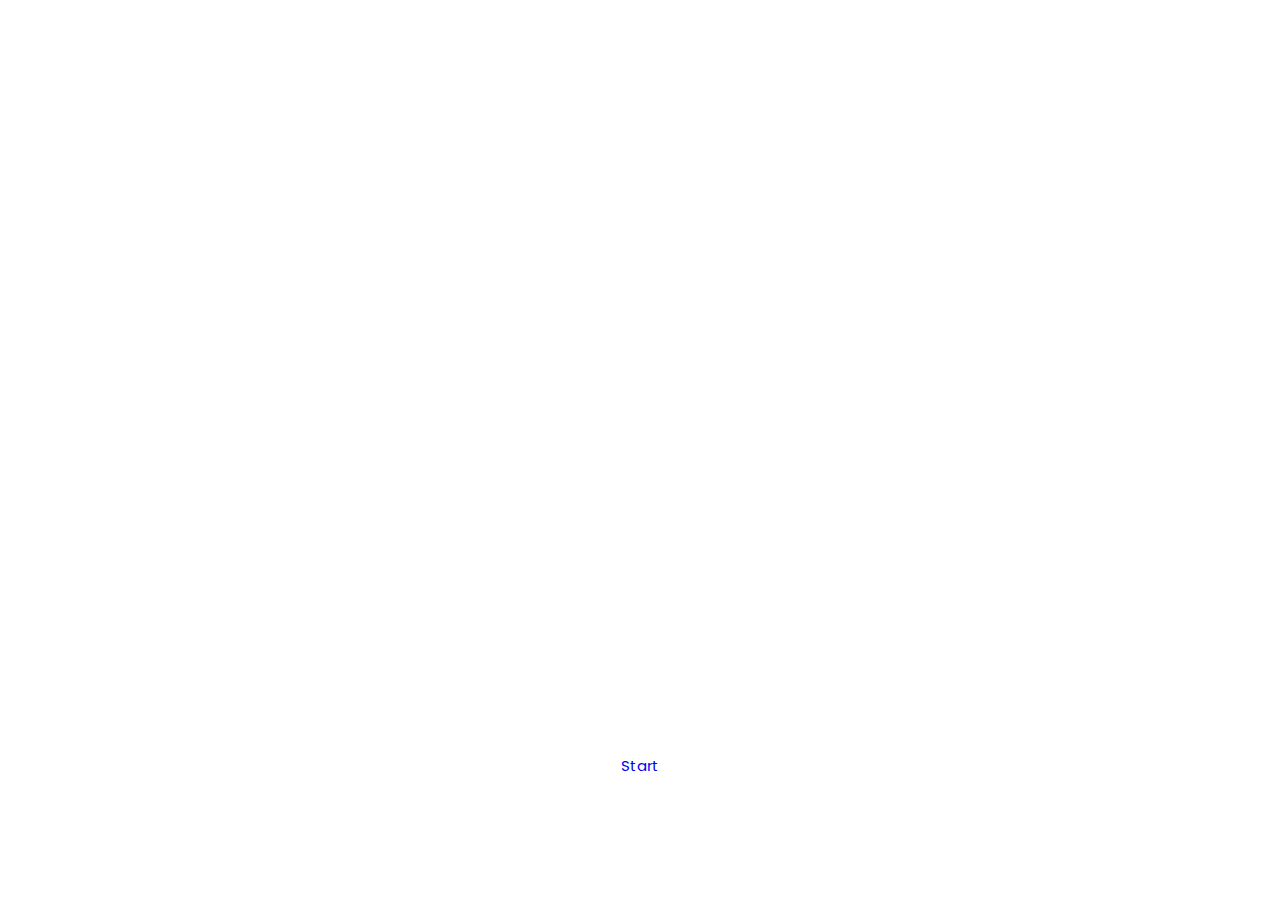
<file: Comic/index.html>
<!--Index Pagex -->
<!DOCTYPE html>
<html>
<head>
    <meta charset="UTF-8">
    <meta http-equiv="X-UA-Compatible" content="IE=edge">
    <meta name="viewport" content="width=device-width, initial-scale=1.0">
    <title>Background Video</title>
    <link href="style.css" rel="stylesheet">
</head>
<body>
    <!--Container div -->
    <div class="container">
        <section id="start-page">
            <audio autoplay loop>
                <source src="audio/bgsound.mp3" type="audio/mpeg">
                <!-- If the browser doesn't support MP3 format, you can provide alternative sources here -->
            </audio>
            <!--back ground video-->
            <div class="video-container">
                <video id="background-video" autoplay muted loop>
                    <source src="video/titlepanel.mp4" type="video/mp4">
                    <!-- If the browser doesn't support MP4 format, you can provide alternative sources here -->
                </video>
            </div>
            <!--Content-->
            <div class="content">
                <h1 >BOREDOM TO ADVENTURE: <br> A CHOOSE-YOUR-OWN JOURNEY THROUGH TIME</h1>
            </div>
            <!--Start button-->
            <div class="button">
                <a id="start-button" href="warm-up.html" class="name button">Start</a>
            </div>
        </section>
    </div>
</body>
</html>
</file>
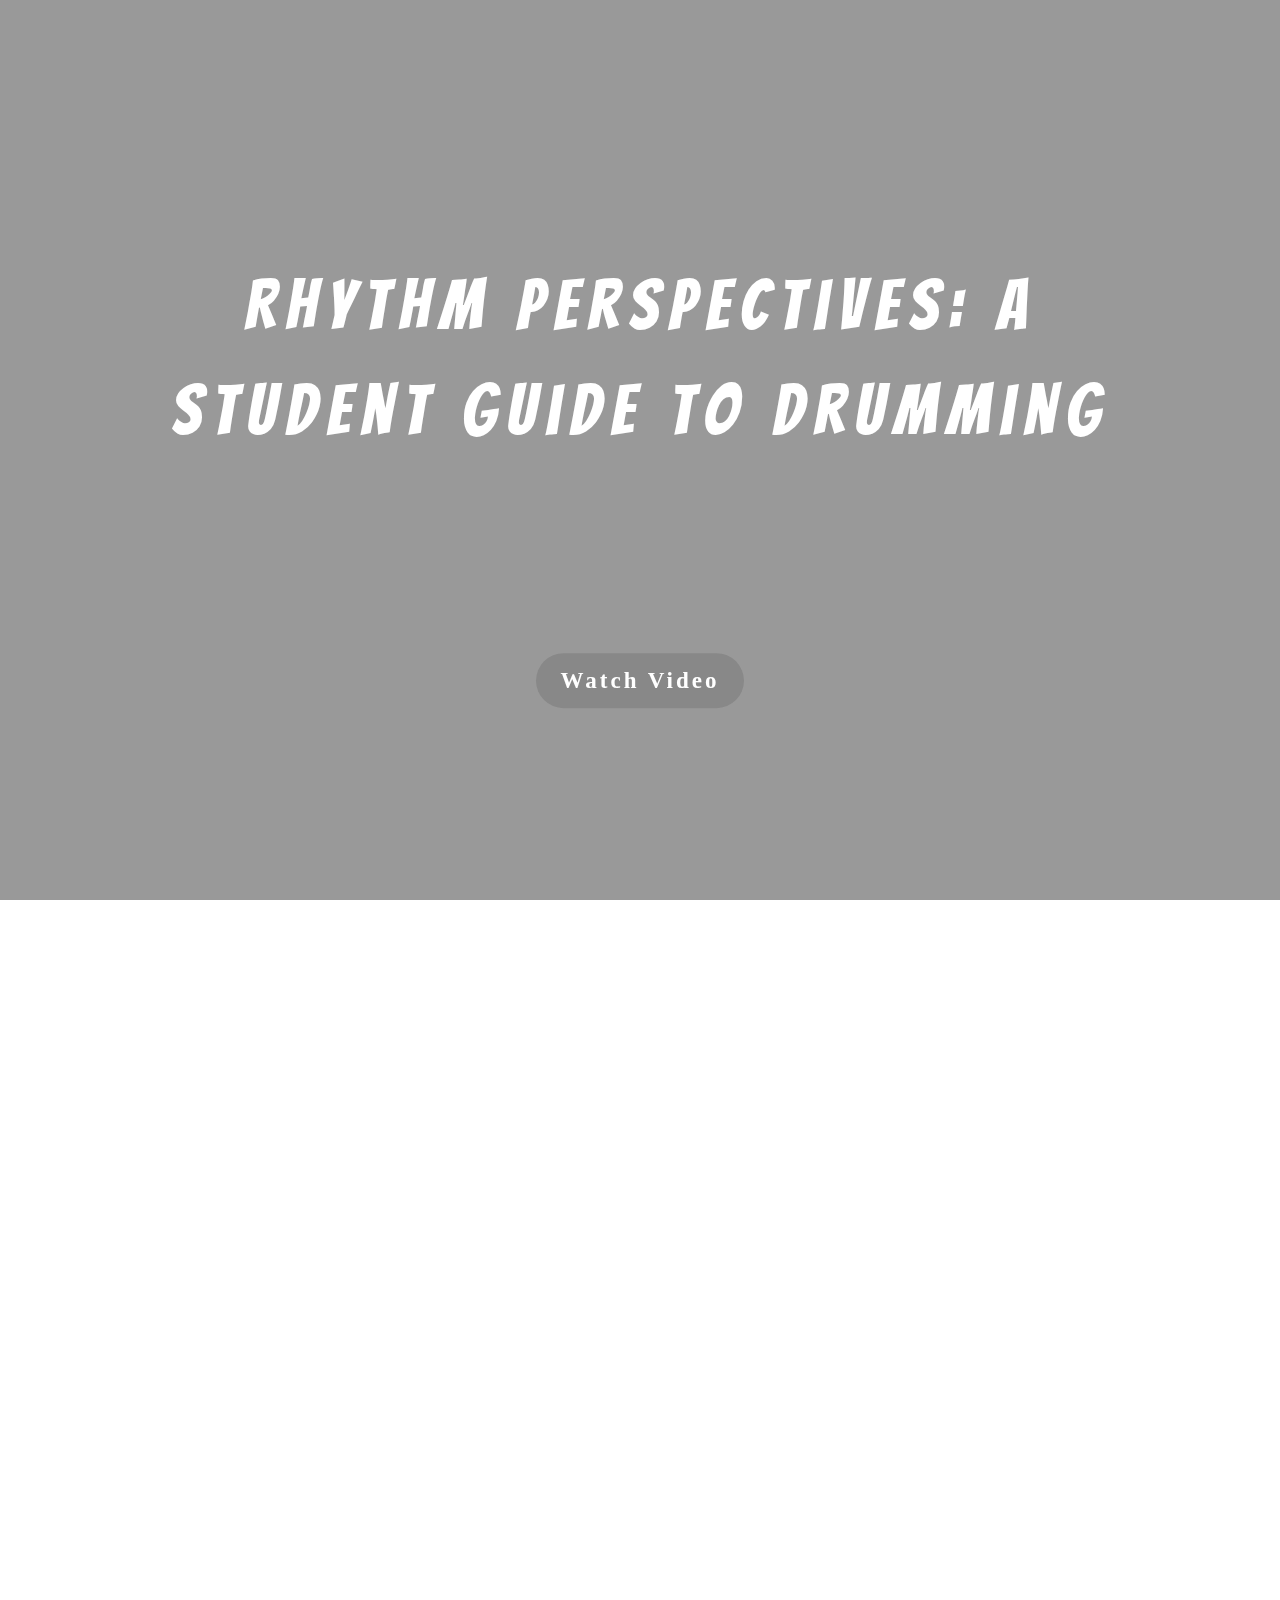
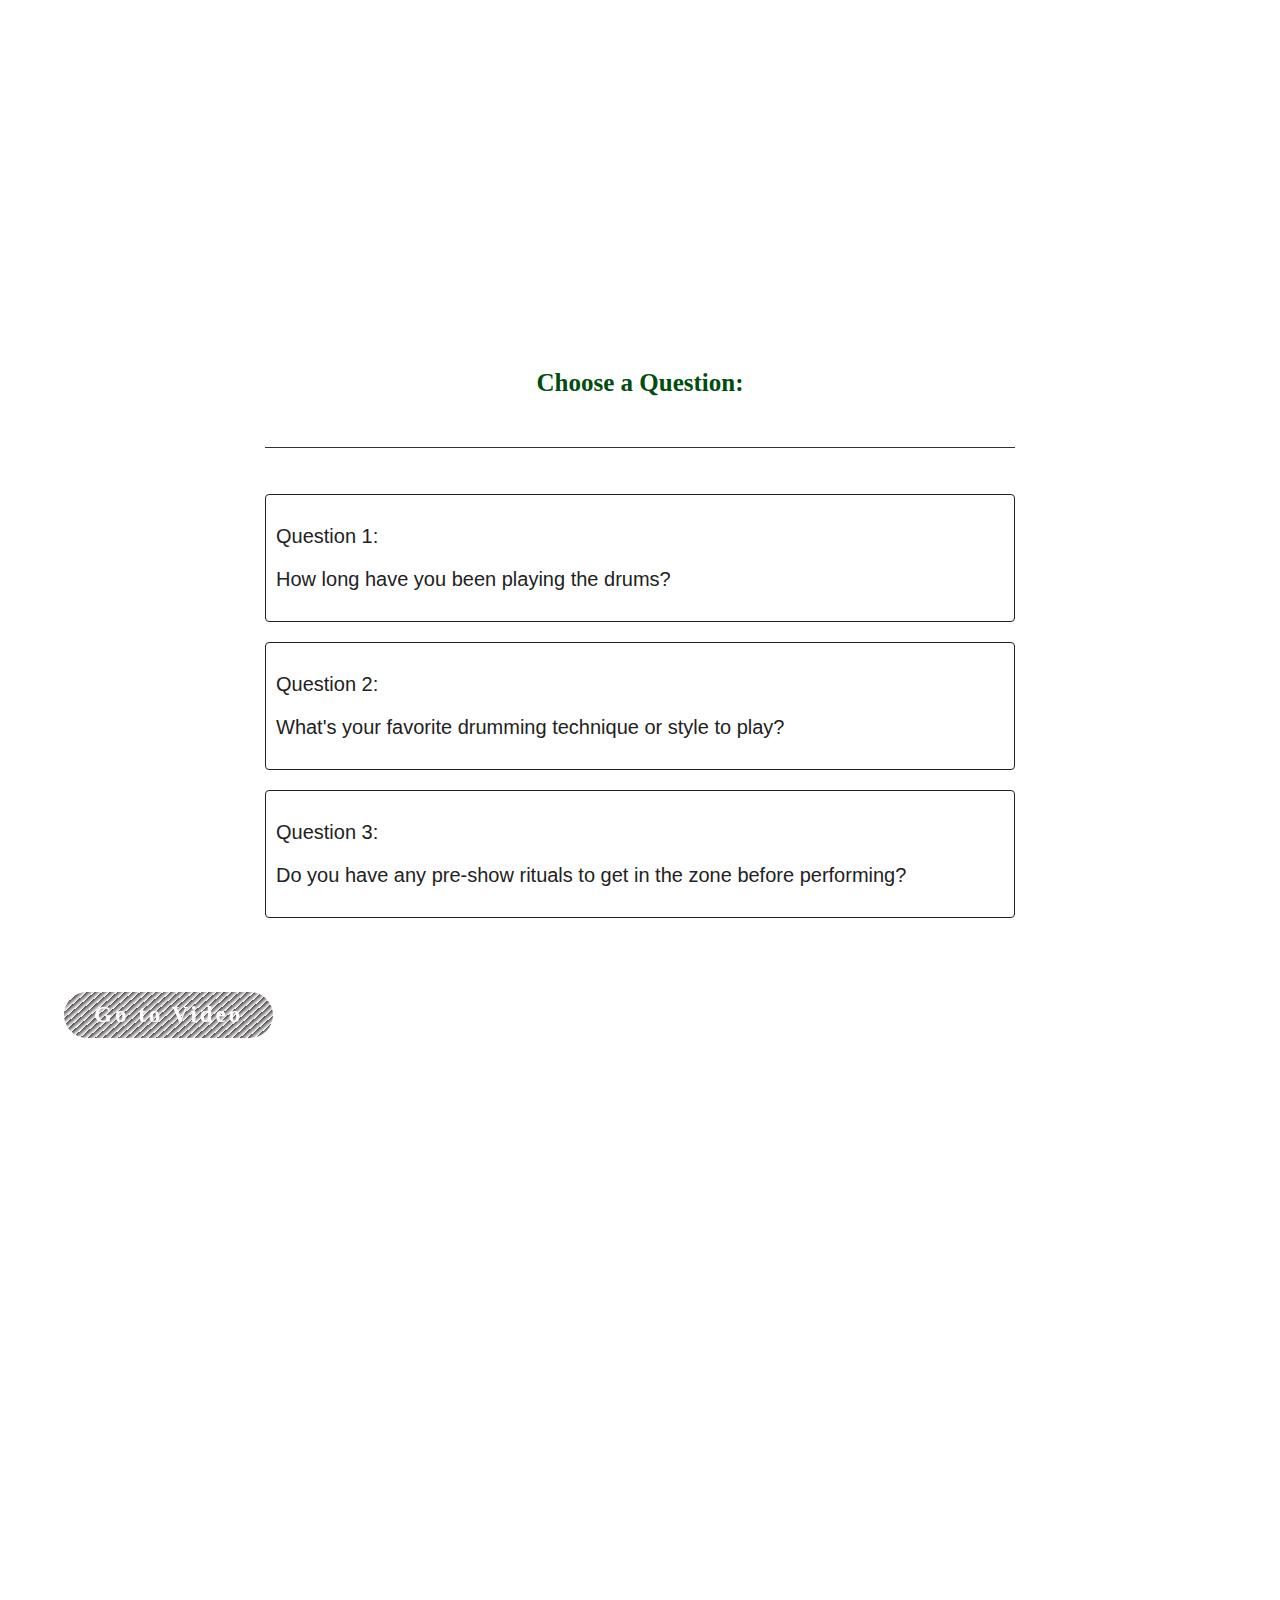
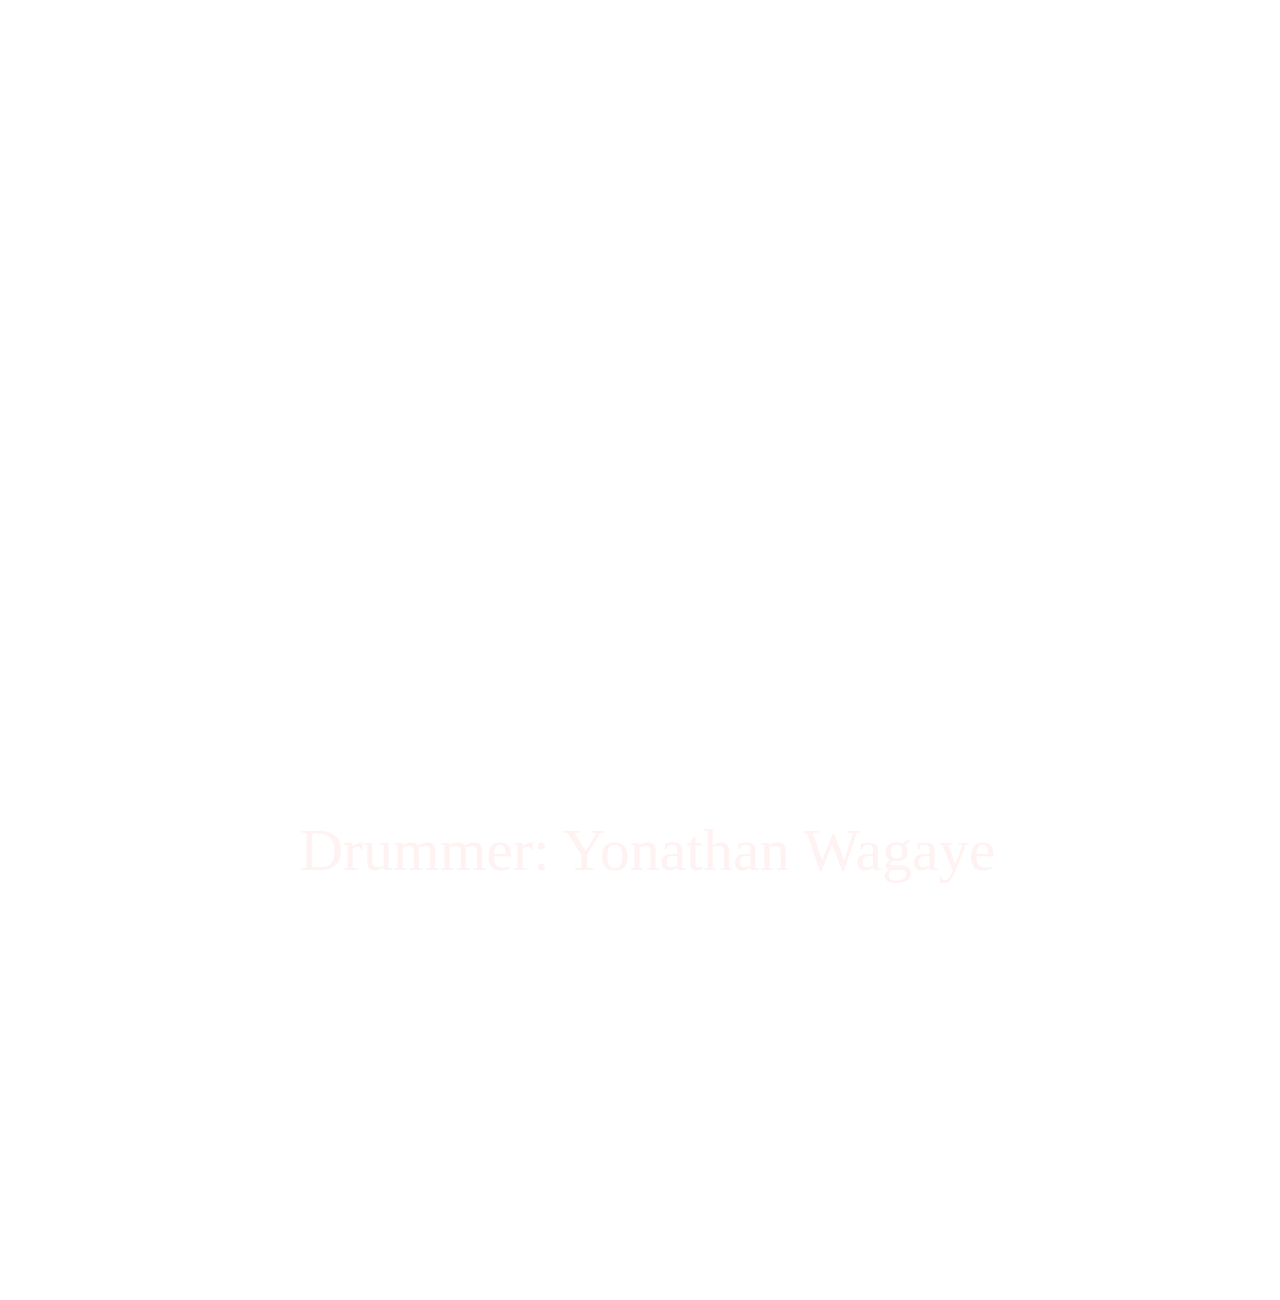
<file: Drums/index.html>
<html>
  <!-- root of DOM -->
  <head>
    <meta name="viewport" content="with=device-width, initial-scale=1.0" />
    <?xml version="1.0" encoding="UTF-8"?>
    <title>Video</title>
    <link rel="stylesheet" href="./assests/css/style.css" />
    <link rel="preconnect" href="https://fonts.googleapis.com" />
    <link rel="preconnect" href="https://fonts.gstatic.com" crossorigin />
    <link href="https://fonts.googleapis.com/css2?family=Bangers&display=swap" rel="stylesheet" />

    <script src="./assests/js/jquery.min.js"></script>
  </head>

  <body>
    <section class="homepage">
      <video autoplay loop muted plays-inline class="background-clip">
        <source src="./assests/video/introvid.mp4" type="video/mp4" />
      </video>
      <div class="header">
        <h1>Rhythm Perspectives: A Student Guide to Drumming</h1>
        <a href="#videoPage" onclick="start_vid()"> Watch Video </a>
      </div>
    </section>

    <section id="videoPage">
      <div id="videoPage-cover"></div>
    </section>

    <section class="Quiz" id="quiz">
      <div class="MCQ">
        <h1>Choose a Question:</h1>
        <div class="Q">
          <div id="answer-buttons">
            <button id="btnA" class="btn" onclick="checkAnswer(this)">
              <p>Question 1:</p>
              <p>How long have you been playing the drums?</p>
            </button>
            <button id="btnB" class="btn" onclick="checkAnswer(this)">
              <p>Question 2:</p>
              <p>What's your favorite drumming technique or style to play?</p>
            </button>
            <button id="btnC" class="btn" onclick="checkAnswer(this)">
              <p>Question 3:</p>
              <p>Do you have any pre-show rituals to get in the zone before performing?</p>
            </button>
          </div>
          <a class="toVideo" href="#videoPage" onclick="video_play()">Go to Video</a>
        </div>
      </div>
    </section>

    <section id="answer-page">
      <div id="videoPage-cover1"></div>
    </section>

    <section class="credit1">
      <div class="option">
        <li><span>Drummer: Yonathan Wagaye</span></li>
        <li><span>Video Editer: Yaakulya Sabbani</span></li>
        <li><span>Website Developer1: Ghalia Almatroushi</span></li>
        <li><span>Website Developer2: Hend Alabdouli</span></li>
      </div>
    </section>
    <script src="./assests/js/script.js"></script>
  </body>
</html>
</file>
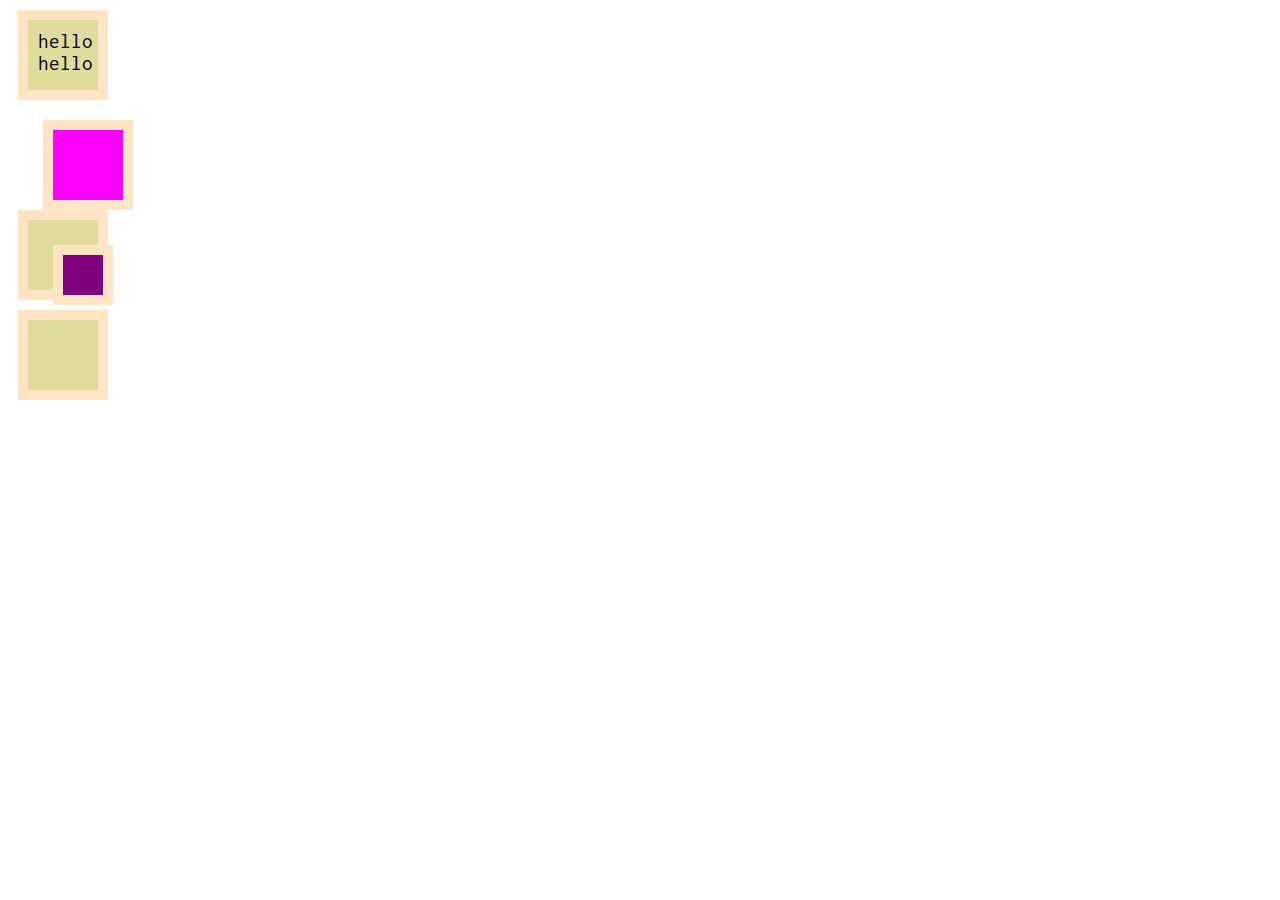
<file: assigment-1/HelloCSS/index.html>
<!DOCTYPE html>
<html lang="en" dir="ltr">
  <head>
    <meta charset="utf-8">
    <title>Hello CSS</title>
    <link rel="stylesheet" href="style.css">
  </head>
  <body>
    <div class="main one">
      hello hello
    </div>
    <div class="main two">
    </div>
    <div class="main five">
      <div class="main three">
      </div>
    </div>
    <div class="main four">
    </div>
  </body>
</html>
</file>
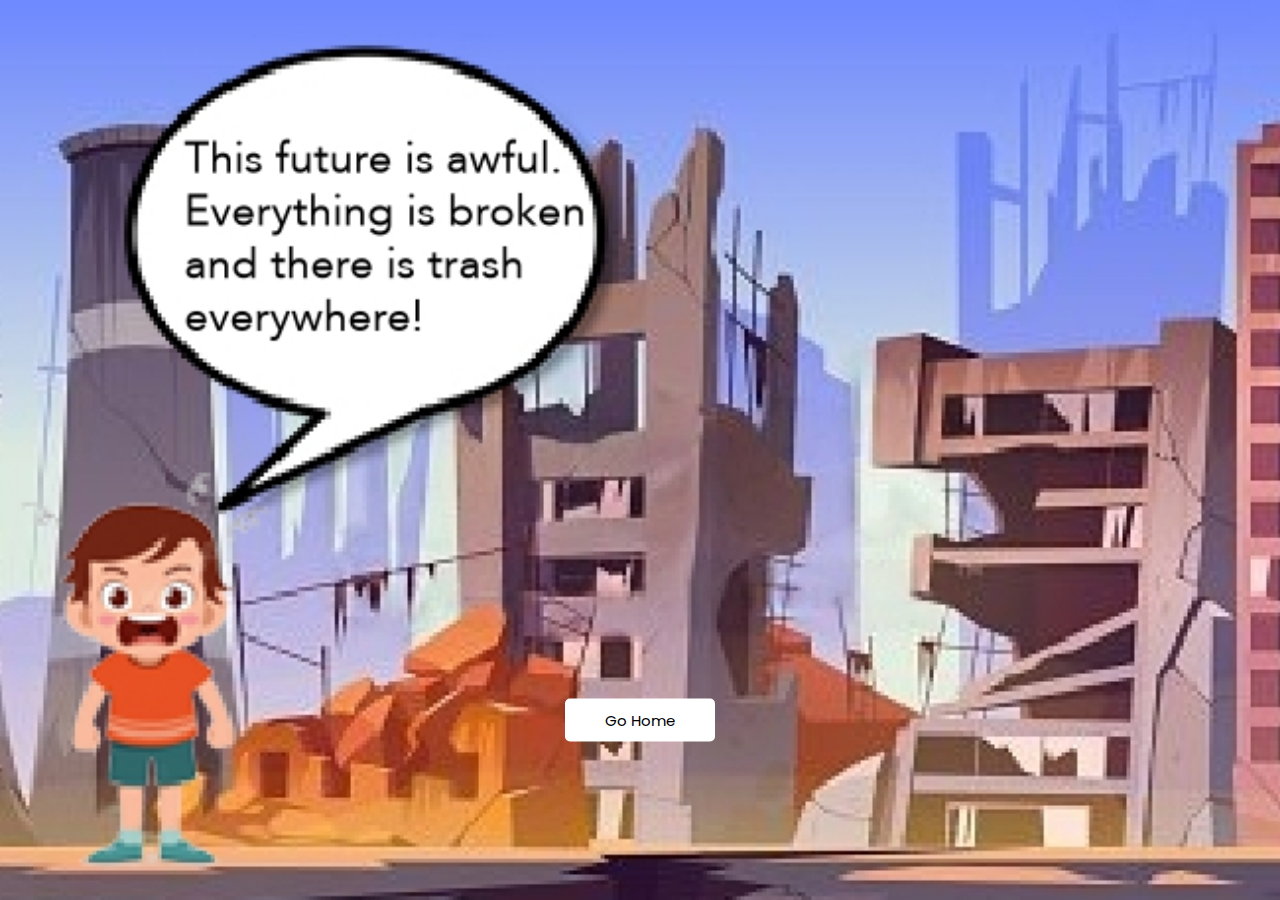
<file: Comic/alienWorld.html>
<!--Destroyed world page-->
<!DOCTYPE html>
<html>
<head>
    <meta charset="UTF-8">
    <meta http-equiv="X-UA-Compatible" content="IE=edge">
    <meta name="viewport" content="width=device-width, initial-scale=1.0">
    <title>Background Video</title>
    <link href="style.css" rel="stylesheet">
</head>
<body>
    <!--Page container div-->
    <div class="contain">
        <section id="section-alien">
            <!--Back ground looping audio-->
            <audio autoplay loop>
                <source src="audio/scarytone.mp3" type="audio/mpeg">
            </audio>
            <!--Button to jump to another page-->
            <div  class="button">
                <a href = "wakeUp.html" id="alien-button">Go Home</a>
            </div>
        </section>
    </div>

    
</body>
</html>
</file>
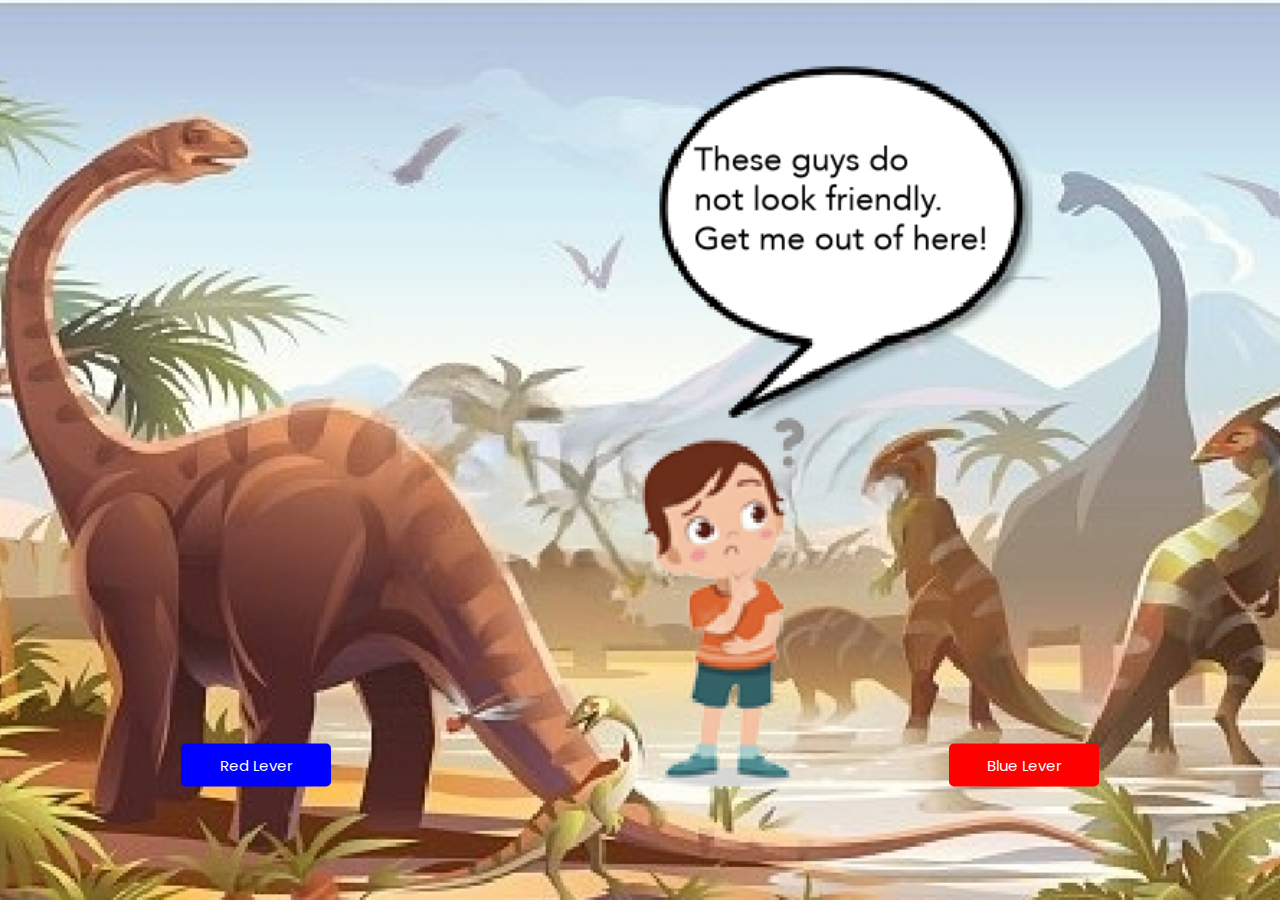
<file: Comic/dino.html>
<!--Dinosaur page-->
<!DOCTYPE html>
<html>
<head>
    <meta charset="UTF-8">
    <meta http-equiv="X-UA-Compatible" content="IE=edge">
    <meta name="viewport" content="width=device-width, initial-scale=1.0">
    <title>Background Video</title>
    <link href="style.css" rel="stylesheet">
</head>
<body>
    <!--Container div of the page-->
    <div class="container">
        <section id="section-dino">
            <!--looping back ground audio-->
            <audio autoplay loop>
                <source src="audio/panel3asound.mp3" type="audio/mpeg">
                <!-- If the browser doesn't support MP3 format, you can provide alternative sources here -->
            </audio>
            
            <!--Button to jump to another page-->
            <div class="button-div">
                <a id="dino-button-red" href = "oldSkool.html" class="button" >Red Lever</a>
            </div>
            <!--Button to jump to another page-->
            <div class="button-div">
                <a id="dino-button-blue" href = "techWorld.html" title="Go to the land of the unknwon" class="button">Blue Lever</a>
            </div>
        </section>
    </div>
</body>
</html>
</file>
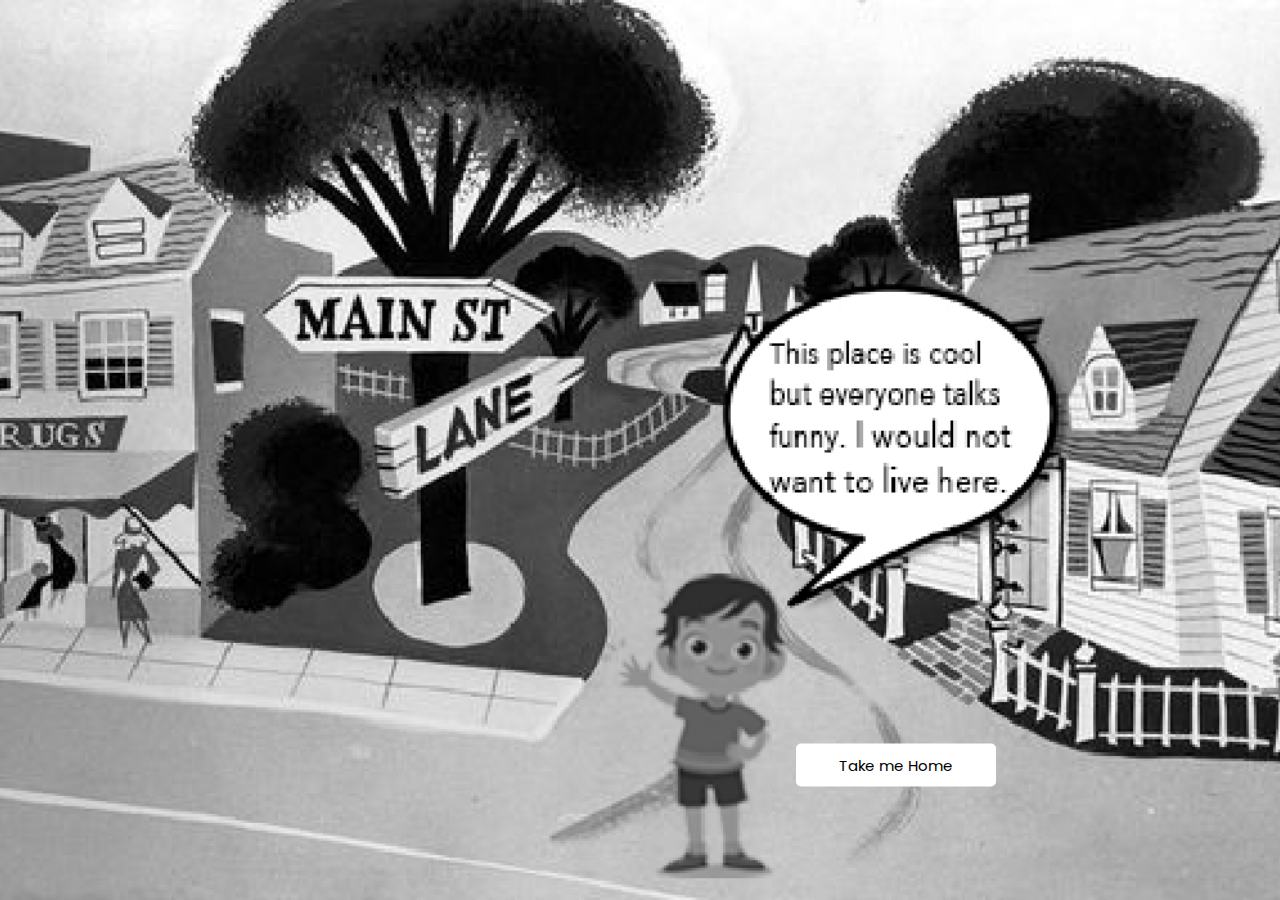
<file: Comic/oldSkool.html>
<!--Page for the 1920s-->

<!DOCTYPE html>
<html>
<head>
    <meta charset="UTF-8">
    <meta http-equiv="X-UA-Compatible" content="IE=edge">
    <meta name="viewport" content="width=device-width, initial-scale=1.0">
    <title>Background Video</title>
    <link href="style.css" rel="stylesheet">
</head>
<body>
    <!--Page container div-->
    <div class="container">
        <section id="section-old">
            <!--Background music looping-->
            <audio autoplay loop>
                <source src="audio/panel3bsound.mp3" type="audio/mpeg">
            </audio>
            
            <!--Button to jump to antoehr page-->
            <div class="button-div">
                <a id="old-button" href = "wakeUp.html" class="button">Take me Home</a>
            </div>
        </section>
    </div>

</body>
</html>
</file>
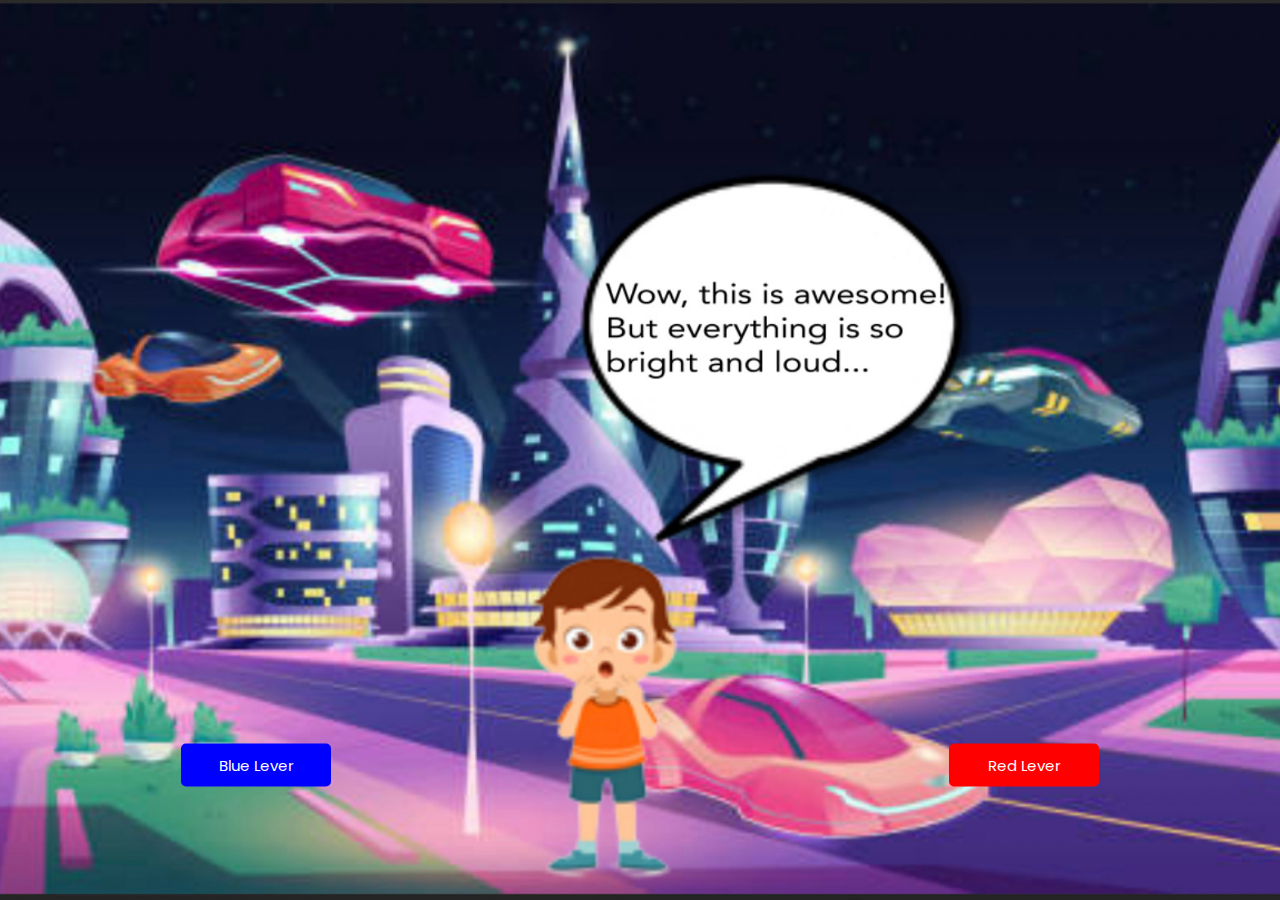
<file: Comic/techWorld.html>
<!--Futurstic tech world-->
<!DOCTYPE html>
<html>
<head>
    <meta charset="UTF-8">
    <meta http-equiv="X-UA-Compatible" content="IE=edge">
    <meta name="viewport" content="width=device-width, initial-scale=1.0">
    <title>Background Video</title>
    <link href="style.css" rel="stylesheet">
</head>
<body>
    <!--Page container div-->
    <div class="contain">
        <section id="section-future">
            <!--Background audio looping-->
            <audio autoplay loop>
                <source src="audio/panel3csound.mp3" type="audio/mpeg">
            </audio>
            <div  class="button">
                <a href = "alienWorld.html" id="future-button">Red Lever</a>
            </div>
            <!--Button to jump to antoehr page-->
            <div  class="button">
                <a href = "oldSkool.html" id="else-button">Blue Lever</a>
            </div>
        </section>
    </div>

    
</body>
</html>
</file>
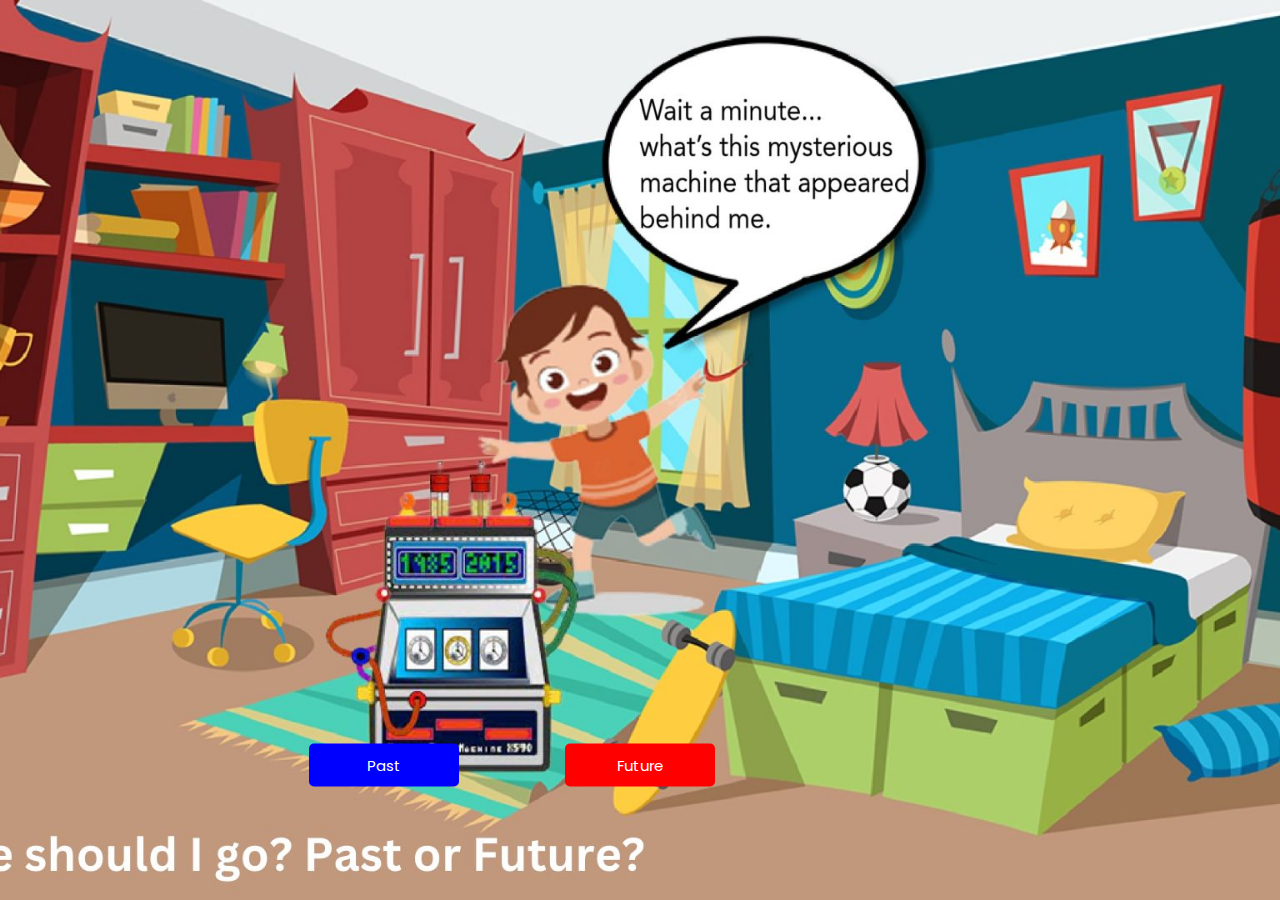
<file: Comic/time.html>
<!--Time traveling page-->
<!DOCTYPE html>
<html>
<head>
    <title>Background Video</title>
    <link href="style.css" rel="stylesheet">
</head>
<body>
    <!--Page container div-->
    <div class="contain">
        <section id="section-time">
            <!--background audio-->
            <audio autoplay>
                <source src="audio/panel2sound.mp3" type="audio/mpeg">
            </audio>
            <!--Button to jump to antoehr page-->
            <div class="button">
                <a  href = "dino.html" id="goToPast-button">Past</a>
            </div>
            <!--Button to jump to antoehr page-->
            <div  class="button">
                <a href = "techWorld.html" id="goToFuture-button">Future</a>
            </div>
        </section>
    </div>

    
</body>
</html>
</file>
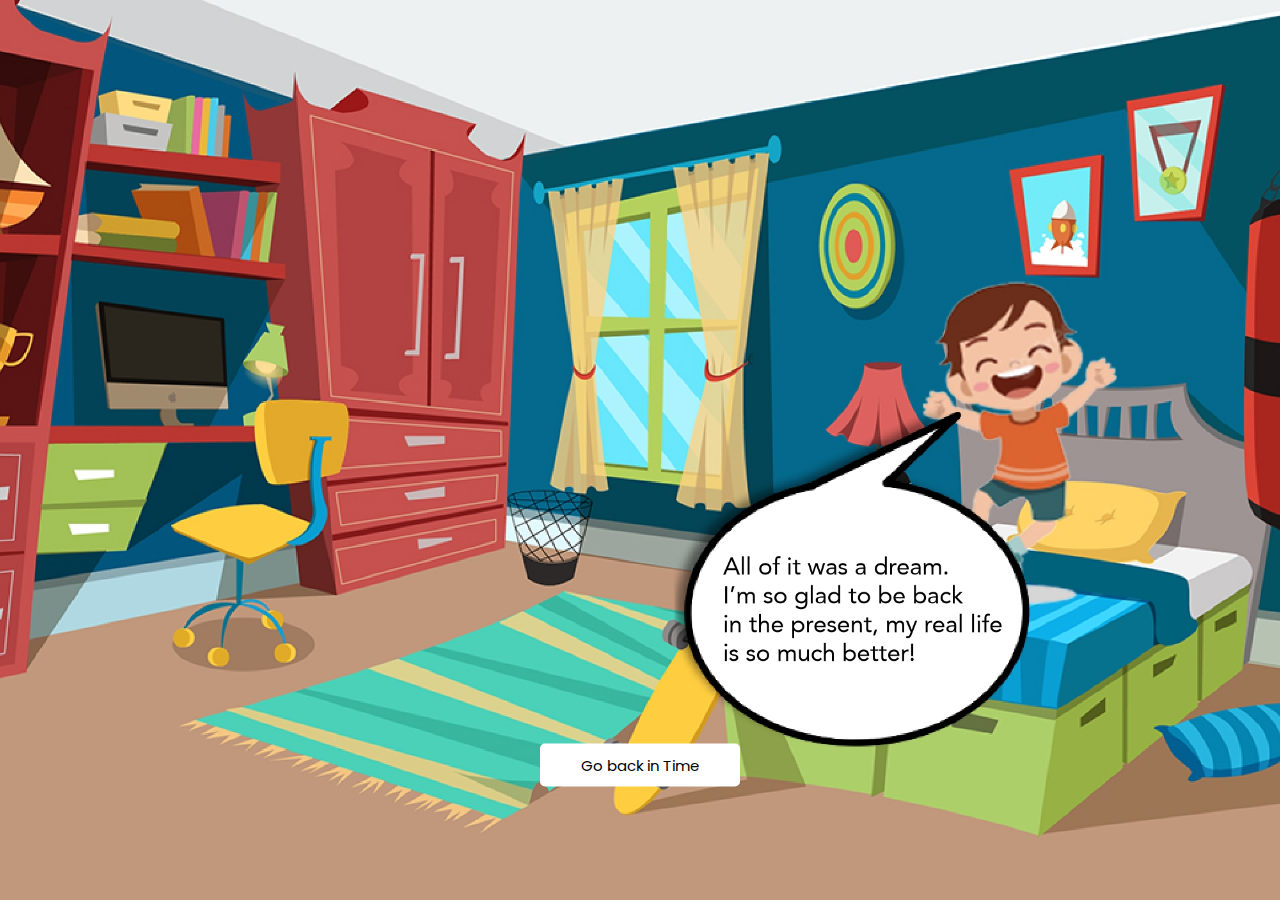
<file: Comic/wakeUp.html>
<!--Return to home page-->
<!DOCTYPE html>
<html>
<head>
    <meta charset="UTF-8">
    <meta http-equiv="X-UA-Compatible" content="IE=edge">
    <meta name="viewport" content="width=device-width, initial-scale=1.0">
    <title>Background Video</title>
    <link href="style.css" rel="stylesheet">
    <script src="scrpit.js"></script>
</head>
<body>
    <div class="contain">
        <section id="section-wakeUp">
            <!--background audio looping-->
            <audio autoplay loop>
                <source src="audio/panel4sound.mp3" type="audio/mpeg">
            </audio>
            <!--Button to jump to antoehr page-->
            <div  class="button">
                <a href ="time.html" id="back-button" onclick="popUp();">Go back in Time</a>
            </div>
        </section>
    </div>
    
</body>
</html>
</file>
<file: Comic/style.css>
@import url('https://fonts.googleapis.com/css2?family=Poppins:wght@700&display=swap');

/*Removing the initial styles*/
* {
    margin: 0;
    padding: 0;
    box-sizing: border-box;
    font-family: sans-serif;
}

/*General section styles*/
section {
   height: 100vh;
   display: flex;
   align-items: center;
   justify-content: center;
   font-size: 24px;
   background-size: cover;
   background-position: center;

}



/*background video style*/
#video-container {
    position: fixed;
    top: 0;
    left: 0;
    width: 100%;
    height: 100%;
  }

  #background-video {
    position: absolute;
    top: 50%;
    left: 50%;
    min-width: 100%;
    min-height: 100%;
    transform: translate(-50%, -50%);

  }


/* heading text style */
  .container h1

  {
    position: absolute;
    top: 50%;
    left: 54%;
    transform: translate(-50%, -50%);
    color: #fff; /* Adjust text color as needed */
    font-size: 40px; /* Adjust text size as needed */
    font-weight: bold;
    padding: 20px;
  }


 /* Section Specific Styles*/

#section-warm 
{
    background-image: url('img/Panel1.jpg');
  
}


#section-time 
{
    background-image: url('img/image2.jpg');
}

#section-dino
{
    background-image: url('img/image3.jpg');
}

#section-old
{
    background-image: url('img/image4.jpg');
}

#section-future
{
    background-image: url('img/Panel3c.jpg');
}

#section-alien
{
    background-image: url('img/Panel3d.jpg');
}

#section-wakeUp
{
    background-image: url('img/Panel4.jpg');
}


/* General Button Styles*/
a
{
    width: 150px;
    display: inline-block;
    padding: 10px 20px;
    font-size: 15px;
    text-align: center;
    text-decoration: none;
    border-radius: 5px;
    transition: background-color 0.3s ease;
    cursor: pointer;
    font-family: Poppins;
    
}


/* Button specific styles */
#start-button 
{
    position: absolute;
    top: 85%;
    left: 50%;
    transform: translate(-50%, -50%);
    background-color: white;
    border-color: black;
    border-width: 1px;

}

#goToFuture-button
{
    position: absolute;
    top: 85%;
    left: 50%;
    transform: translate(-50%, -50%);
    background-color:red;
    color: white;
    border: none;

}

#goToPast-button
{
    position: absolute;
    top: 85%;
    left: 30%;
    transform: translate(-50%, -50%);
    background-color:blue;
    color: white;
    border: none;

}



#dino-button-red, #else-button
{
    position: absolute;
    top: 85%;
    left: 20%;
    transform: translate(-50%, -50%);
    background-color:blue;
    color: white;
    border: none;
}

#dino-button-blue, #future-button
{
    position: absolute;
    top: 85%;
    left: 80%;
    transform: translate(-50%, -50%);
    background-color: red;
    color: white;
    border: none;
}


#old-button
{
    position: absolute;
    width: 200px;
    top: 85%;
    left: 70%;
    transform: translate(-50%, -50%);
    background-color: white;
    color: black;
    border: none
}



#alien-button
{
    position: absolute;
    top: 80%;
    left: 50%;
    transform: translate(-50%, -50%);
    background-color: white;
    color: black;
    border: none;
}

#back-button
{
    position: absolute;
    width: 200px;
    top: 85%;
    left: 50%;
    transform: translate(-50%, -50%);
    background-color: white;
    color: black;
    border: none;
}






/*Button hover styles*/
#start-button:hover
{
    background-color: violet;
    color: black;
 }

 #old-button:hover
 {
   background-color: black;
   color: white;
 }


 #alien-button:hover
{
    background-color: green;
    color: white;
}


#back-button:hover
{
    background-color: red;
    color: white;
}

#dino-button-blue:hover, #dino-button-red:hover , #else-button:hover, #future-button:hover
{
    background-color: white;
    color: black;
}
</file>
<file: Drums/assests/css/style.css>
html {
  /* Set height of the html page to 100% of the browser height */
  height: 100%;
  /* Hide horizontal scroll */
  overflow: hidden;
  scroll-behavior: smooth;
  box-sizing: border-box;
  font-family: "Poppins";
}

body {
  margin: 0;
  padding: 0;
}

.homepage {
  position: relative;
  height: 100%;
  width: 100%;
  background-color: rgba(0, 0, 0, 0.4);
}

/* parallax */
.homepage video {
  min-width: 100%;
  position: fixed;
  top: 0;
  left: 0;
  width: 100%;
  height: 100%;
  object-fit: cover;
  object-position: center;
  transform: scale(1.2); /* Adjust the scale value to zoom out the video */
  z-index: -999;
}

.header {
  width: 80%;
  color: #fff;
  position: absolute;
  top: 50%;
  left: 50%;
  transform: translate(-50%, -50%);
  text-align: center;
}

.header h1 {
  font-size: 70px;
  font-family: "Bangers", cursive;
  letter-spacing: 10px;
  margin-bottom: 20%;
  font-weight: 100;
  line-height: 1.5;
}

/* *********************************************************
  Button
********************************************************* */

.header a {
  font-size: 23px;
  color: #fff;
  text-decoration: none;
  border-radius: 2px solid #fff;
  padding: 15px 25px;
  border-radius: 50px;
  transition: 0.3;
  background-color: rgba(128, 128, 128, 0.694);
  color: white(214, 157, 157);
  font-weight: 800;
}

.header a:hover {
  background-color: gray;
}
/* Video */
#videoPage {
  position: relative;
  height: 100%;
  width: 100%;
  /* background-color: rgba(232, 232, 232);
  background-attachment: fixed;
  background-size: cover;
  background-position: center; */
}
#videoPage-cover,
#videoPage-cover1 {
  position: absolute;
  top: 0;
  width: 100%;
  height: 100%;
  background-color: black;
  opacity: 0.8;
  z-index: 2;
  display: none;
}
.main-video,
.answer-video {
  position: absolute;
  right: 0;
  top: 0;
  z-index: 1;
  width: 100%;
  height: 100%;
  object-fit: fill;
}
a {
  color: white;
  padding: 10px 30px;
  letter-spacing: 3px;
  font-size: 23px;
  border-radius: 24px;
  font-weight: 800;
  text-decoration: none;
  z-index: 5;
}
.toquestion {
  position: absolute;
  top: 40%;
  left: 45%;
  background-color: #580adf7f;
}
.toquestion:hover {
  background-color: #580adf;
}
/* MULTIPLE CHOICE QUESTIONS */

.Quiz {
  position: relative;
  height: 100%;
  width: 100%;
  /* background-color: rgba(159, 108, 108, 0.4); */
  background-image: linear-gradient(rgba(78, 71, 71, 0.4), rgba(78, 71, 71, 0.4));
  background-attachment: fixed;
  background-size: cover;
  background-position: center;
  display: flex;
  justify-content: center;
  align-items: center;
}

.MCQ {
  background: #fff;
  width: 90%;
  max-width: 750px;
  top: 50%;
  border-radius: 10px;
  padding: 60px 30px;
}

.MCQ h1 {
  font-size: 25px;
  color: #004d0e;
  font-weight: 600;
  border-bottom: 1px solid #333;
  padding-bottom: 50px;
  display: flex;
  justify-content: center;
  align-items: center;
}

.Q {
  padding: 20px 0;
}

.Q h2 {
  font-size: 18px;
  color: #004d0e;
  font-weight: 600;
}
.btn {
  background: #fff;
  color: #222;
  font-weight: 500;
  width: 100%;
  margin: 10px 0;
  border: 1px solid #222;
  padding: 10;
  text-align: left;
  border-radius: 4px;
  cursor: pointer;
  transition: all 0.3s;
  font-size: 20px;
}

.btn:hover {
  background: #222;
  color: #fff;
}
#answer-page {
  position: relative;
  width: 100%;
  height: 100%;
}
@media (min-aspect-ratio: 16/9) {
  .background-clip {
    width: 100%;
    height: auto;
  }
}

@media (max-aspect-ratio: 16/9) {
  .background-clip {
    width: auto;
    height: 100%;
  }
}

.credit1 {
  height: 100%;
  width: 100%;
  background-attachment: fixed;
  background-size: cover;
  background-position: center;
  display: flex;
  justify-content: center;
  align-items: center;
  background-image: linear-gradient(rgba(78, 71, 71, 0.4), rgba(78, 71, 71, 0.4));
}

.credit1 .option {
  margin-left: 15px;
  height: 90px;
  line-height: 90px;
  overflow: hidden;
}

.option li {
  list-style: none;
  text-align: center;
  color: rgb(255, 242, 242);
  font-size: 60px;
  font-weight: 500;
  position: relative;
  top: 0;
}
.toVideo {
  position: absolute;
  top: 88%;
  left: 5%;
  background-image: repeating-linear-gradient(139deg, rgb(82, 77, 77), transparent 5px);
}
.toVideo:hover {
  background-color: #580adf;
}
.Question {
  position: absolute;
  top: 88%;
  right: 5%;
  background-image: repeating-linear-gradient(139deg, rgb(102, 95, 95), transparent 5px);
}
.Question:hover {
  background-color: #580adf;
}
.slide {
  animation: slide 24s infinite;
}
@keyframes slide {
  0% {
    top: 0;
  }
  100% {
    top: -360px;
  }
}

.option li span {
  position: relative;
  margin: 5px 0;
  line-height: 90px;
}

/* .option li span:after {
  content: "";
  position: absolute;
  left: 0;
  width: 100%;
  height: 120%;
  border-left: 2px solid black;
  animation: typing 3s steps(10) infinite;
  background-color: white;
}

@keyframes typing {
  40%,
  60% {
    left: calc(100% + 30px);
  }
  100% {
    left: 0;
  }
} */

.fade1-out {
  animation: fadeout 1s infinite;
  animation-iteration-count: 1;
}
@keyframes fadeout {
  from {
    opacity: 0;
  }
  to {
    opacity: 0.6;
  }
}
</file>
<file: assigment-1/HelloCSS/style.css>
@import url('https://fonts.googleapis.com/css2?family=Inconsolata:wght@300&display=swap');

html {
  font-size: 14px;
  font-family: 'Inconsolata', monospace;
}

.main {
  font-size: 1.5rem;
  color: black;
  background-color: rgba(191, 185, 59, .5);
  margin: 10px;
  padding: 10px;
  border: 10px solid bisque;
  width: 50px;
  height: 50px;
  display: block;
  vertical-align: top;
}

.one {

}

.two {
  background-color: fuchsia;
  position: relative;
  top: 10px;
  left: 25px;
}

.three {
  background-color: purple;
  position: absolute;
  top: 15px;
  left: 15px;
  width: 20px;
  height: 20px;
  z-index: 10;
}

.four {

}

.five {
  position: relative;
}
</file>
